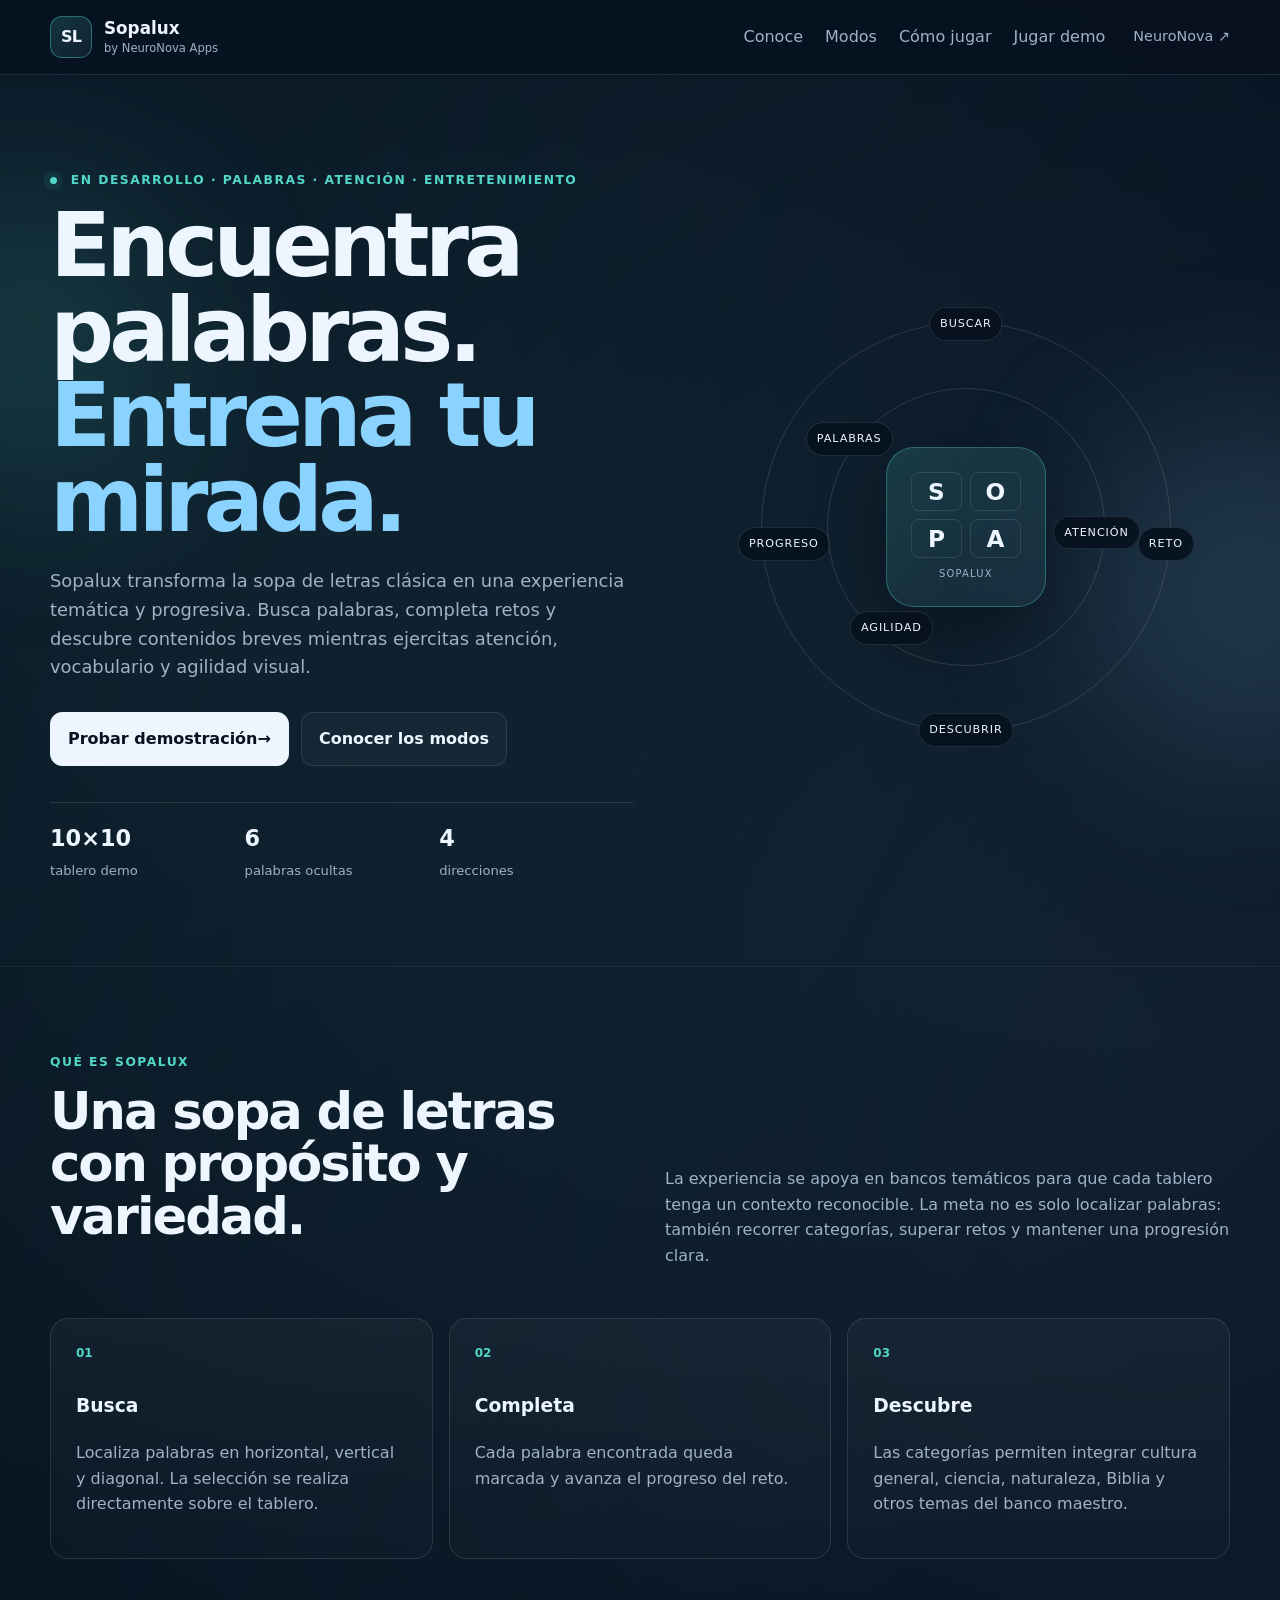
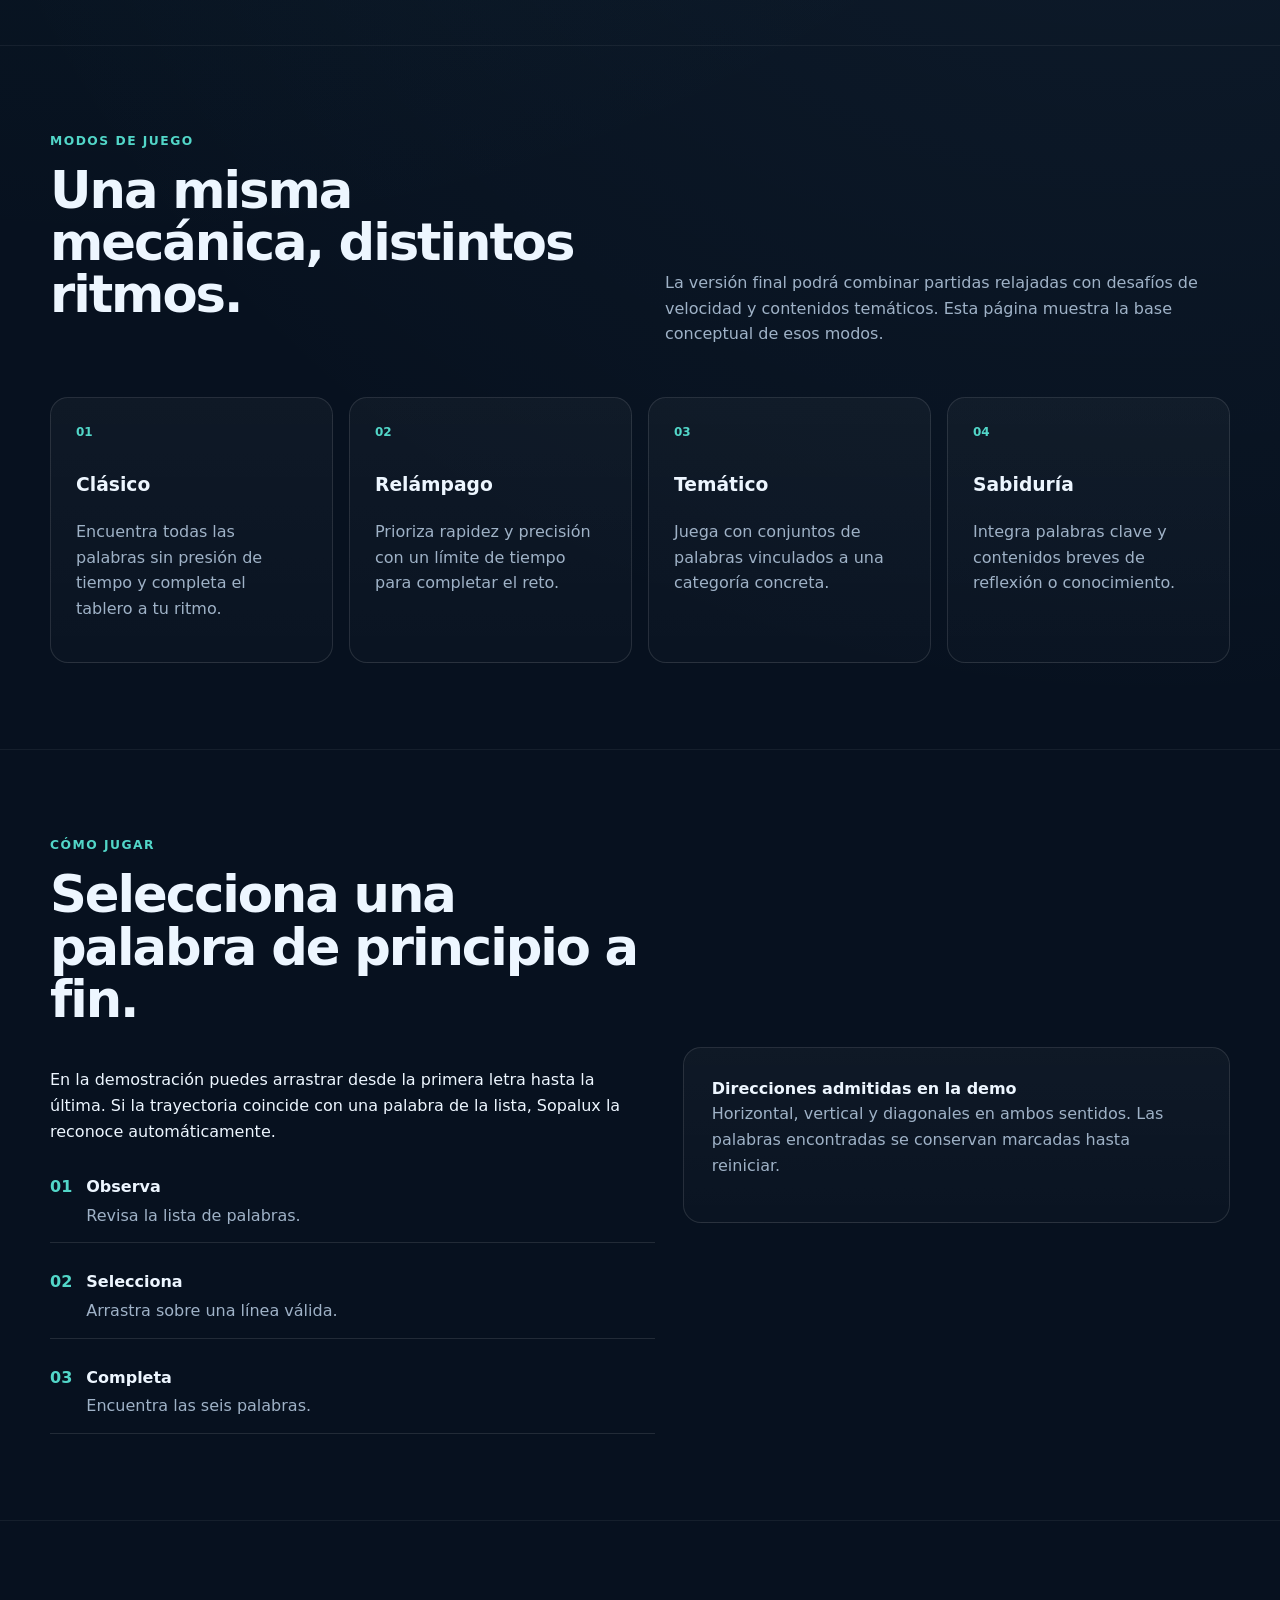
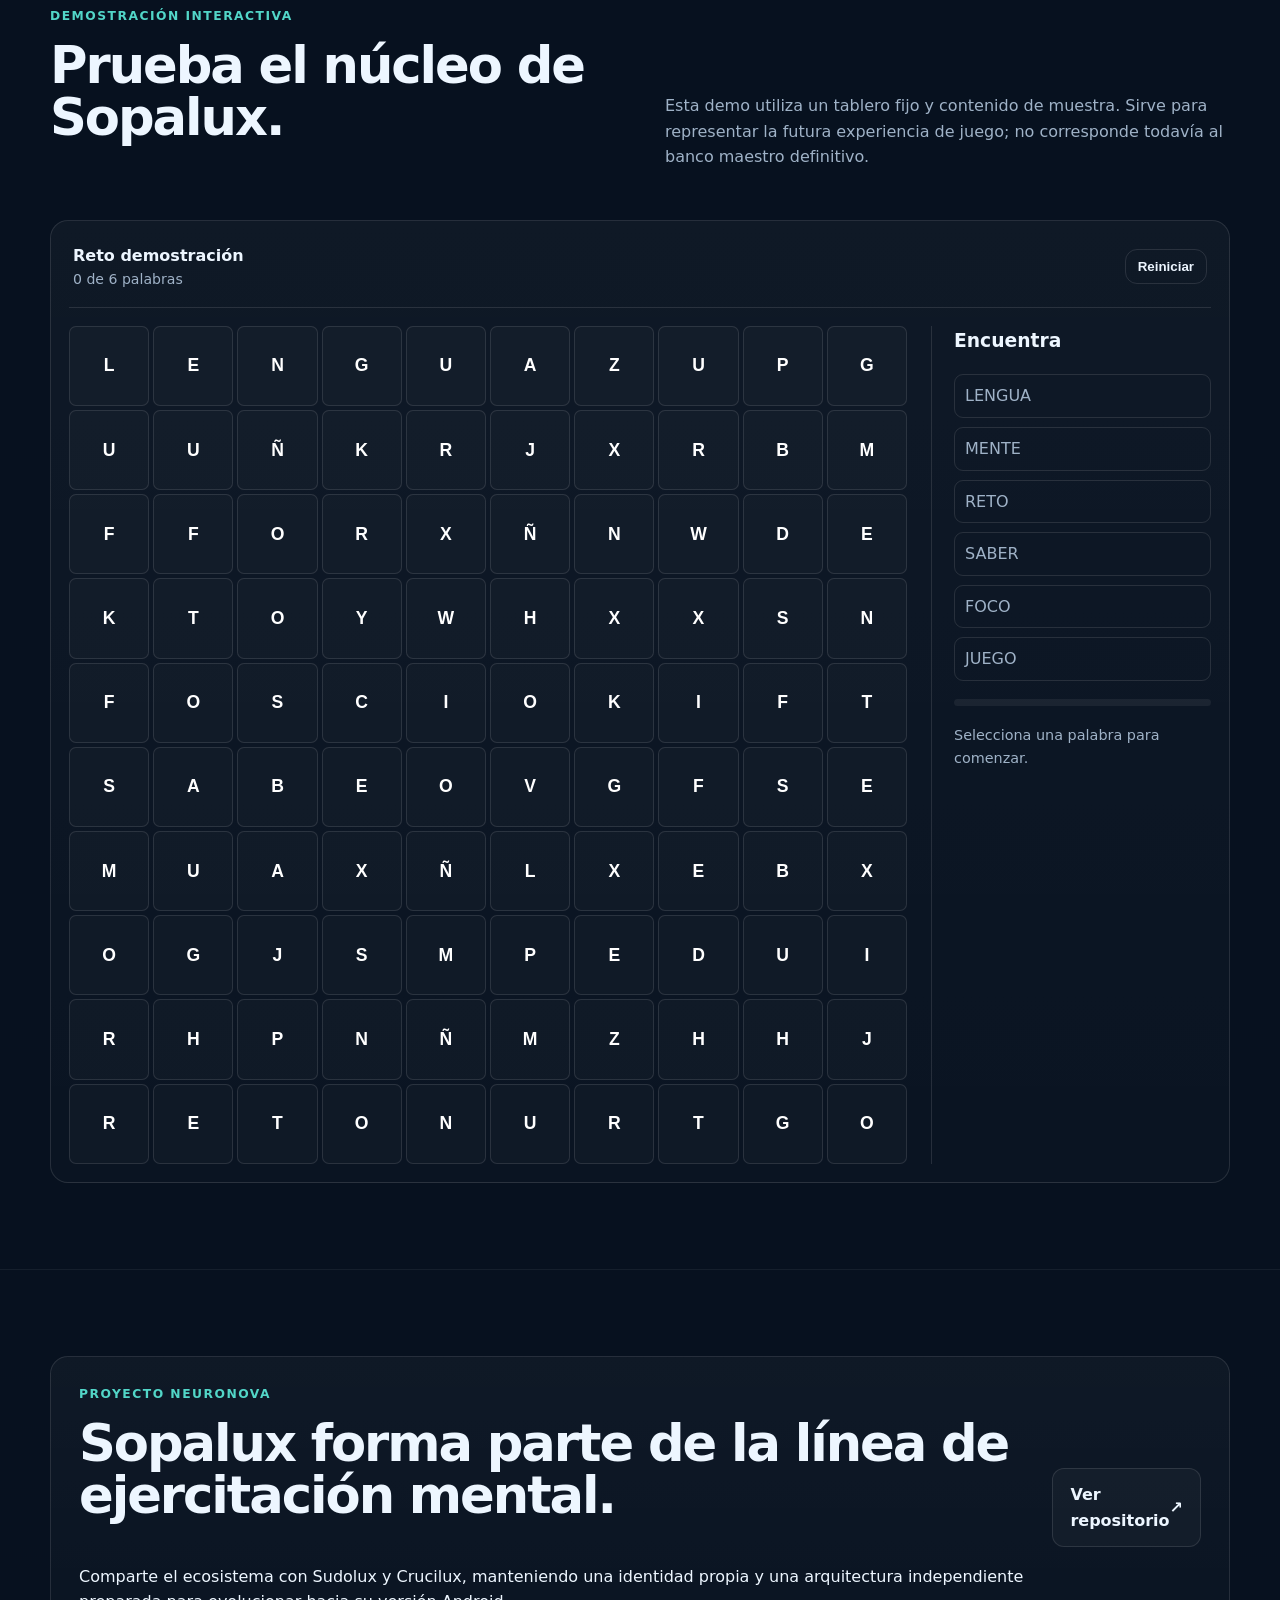
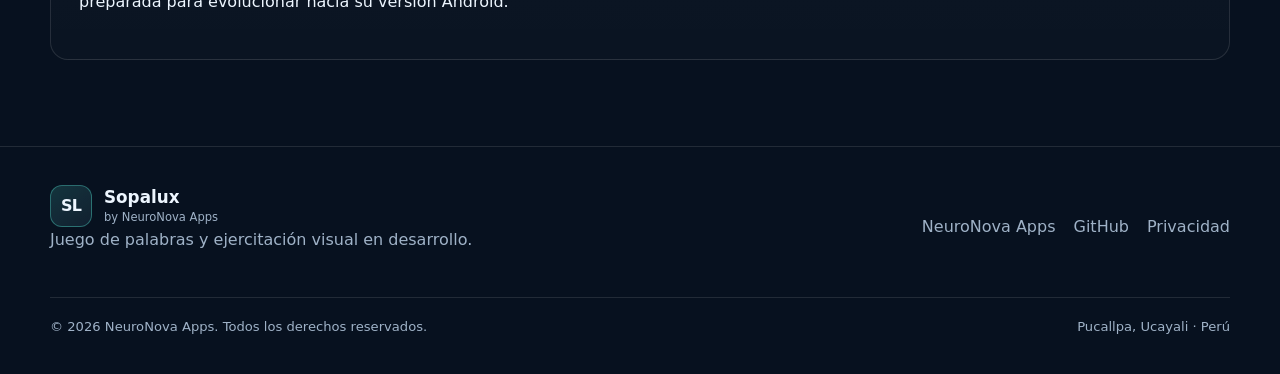
<file: index.html>
<!doctype html>
<html lang="es">
<head>
  <meta charset="utf-8">
  <meta name="viewport" content="width=device-width, initial-scale=1">
  <meta name="description" content="Sopalux es una experiencia de NeuroNova Apps de sopa de letras para ejercitar atención, vocabulario y agilidad visual mediante retos temáticos.">
  <meta name="robots" content="index, follow, max-snippet:-1, max-image-preview:large, max-video-preview:-1">
  <meta name="application-name" content="Sopalux">
  <meta name="theme-color" content="#07111f">
  <meta name="color-scheme" content="dark">
  <link rel="canonical" href="https://neuronova-apps.github.io/sopalux-letras-apps/">
  <meta property="og:type" content="website">
  <meta property="og:locale" content="es_PE">
  <meta property="og:site_name" content="Sopalux · NeuroNova Apps">
  <meta property="og:title" content="Sopalux | Palabras, atención y agilidad visual">
  <meta property="og:description" content="Explora Sopalux y prueba una sopa de letras interactiva de demostración.">
  <meta property="og:url" content="https://neuronova-apps.github.io/sopalux-letras-apps/">
  <title>Sopalux | Palabras, atención y agilidad visual</title>
  <link rel="icon" href="favicon.svg" type="image/svg+xml">
  <link rel="stylesheet" href="styles.css">
  <link rel="stylesheet" href="https://neuronova-apps.github.io/assets/accessibility/accessibility.css">
  <script src="https://neuronova-apps.github.io/assets/accessibility/accessibility.js" defer></script>
</head>
<body>
  <a class="skip-link" href="#contenido">Saltar al contenido principal</a>
  <div class="ambient ambient-one" aria-hidden="true"></div>
  <div class="ambient ambient-two" aria-hidden="true"></div>

  <header class="site-header">
    <div class="container header-inner">
      <a class="brand" href="#inicio" aria-label="Sopalux, ir al inicio">
        <span class="brand-symbol" aria-hidden="true">SL</span>
        <span class="brand-copy"><strong>Sopalux</strong><small>by NeuroNova Apps</small></span>
      </a>
      <button class="menu-button" type="button" aria-expanded="false" aria-controls="main-nav" aria-label="Abrir menú de navegación"><span></span><span></span><span></span></button>
      <nav id="main-nav" class="main-nav" aria-label="Navegación principal">
        <a href="#conoce">Conoce</a>
        <a href="#modos">Modos</a>
        <a href="#como-jugar">Cómo jugar</a>
        <a href="#demo">Jugar demo</a>
      </nav>
      <a class="matrix-link" href="https://neuronova-apps.github.io/">NeuroNova <span aria-hidden="true">↗</span></a>
    </div>
  </header>

  <main id="contenido">
    <section id="inicio" class="hero">
      <div class="container hero-grid">
        <div class="hero-copy reveal">
          <p class="eyebrow"><span class="pulse-dot" aria-hidden="true"></span> En desarrollo · Palabras · Atención · Entretenimiento</p>
          <h1>Encuentra palabras. <span>Entrena tu mirada.</span></h1>
          <p class="lead">Sopalux transforma la sopa de letras clásica en una experiencia temática y progresiva. Busca palabras, completa retos y descubre contenidos breves mientras ejercitas atención, vocabulario y agilidad visual.</p>
          <div class="hero-actions">
            <a class="button primary" href="#demo">Probar demostración <span aria-hidden="true">→</span></a>
            <a class="button ghost" href="#modos">Conocer los modos</a>
          </div>
          <div class="hero-metrics" aria-label="Características de Sopalux">
            <div><strong>10×10</strong><span>tablero demo</span></div>
            <div><strong>6</strong><span>palabras ocultas</span></div>
            <div><strong>4</strong><span>direcciones</span></div>
          </div>
        </div>

        <div class="hero-visual reveal" aria-hidden="true">
          <div class="orbit orbit-outer"><span class="node node-top">BUSCAR</span><span class="node node-right">RETO</span><span class="node node-bottom">DESCUBRIR</span><span class="node node-left">PROGRESO</span></div>
          <div class="orbit orbit-inner"><span class="chip chip-one">PALABRAS</span><span class="chip chip-two">ATENCIÓN</span><span class="chip chip-three">AGILIDAD</span></div>
          <div class="letter-core"><span>S</span><span>O</span><span>P</span><span>A</span><small>SOPALUX</small></div>
        </div>
      </div>
    </section>

    <section id="conoce" class="section">
      <div class="container">
        <div class="section-heading reveal"><div><p class="eyebrow">Qué es Sopalux</p><h2>Una sopa de letras con propósito y variedad.</h2></div><p>La experiencia se apoya en bancos temáticos para que cada tablero tenga un contexto reconocible. La meta no es solo localizar palabras: también recorrer categorías, superar retos y mantener una progresión clara.</p></div>
        <div class="concept-grid">
          <article class="concept-card reveal"><span class="index">01</span><h3>Busca</h3><p>Localiza palabras en horizontal, vertical y diagonal. La selección se realiza directamente sobre el tablero.</p></article>
          <article class="concept-card reveal"><span class="index">02</span><h3>Completa</h3><p>Cada palabra encontrada queda marcada y avanza el progreso del reto.</p></article>
          <article class="concept-card reveal"><span class="index">03</span><h3>Descubre</h3><p>Las categorías permiten integrar cultura general, ciencia, naturaleza, Biblia y otros temas del banco maestro.</p></article>
        </div>
      </div>
    </section>

    <section id="modos" class="section modes-section">
      <div class="container">
        <div class="section-heading reveal"><div><p class="eyebrow">Modos de juego</p><h2>Una misma mecánica, distintos ritmos.</h2></div><p>La versión final podrá combinar partidas relajadas con desafíos de velocidad y contenidos temáticos. Esta página muestra la base conceptual de esos modos.</p></div>
        <div class="mode-grid">
          <article class="mode-card reveal"><span>01</span><h3>Clásico</h3><p>Encuentra todas las palabras sin presión de tiempo y completa el tablero a tu ritmo.</p></article>
          <article class="mode-card reveal"><span>02</span><h3>Relámpago</h3><p>Prioriza rapidez y precisión con un límite de tiempo para completar el reto.</p></article>
          <article class="mode-card reveal"><span>03</span><h3>Temático</h3><p>Juega con conjuntos de palabras vinculados a una categoría concreta.</p></article>
          <article class="mode-card reveal"><span>04</span><h3>Sabiduría</h3><p>Integra palabras clave y contenidos breves de reflexión o conocimiento.</p></article>
        </div>
      </div>
    </section>

    <section id="como-jugar" class="section">
      <div class="container rules-grid">
        <div class="rules-copy reveal"><p class="eyebrow">Cómo jugar</p><h2>Selecciona una palabra de principio a fin.</h2><p>En la demostración puedes arrastrar desde la primera letra hasta la última. Si la trayectoria coincide con una palabra de la lista, Sopalux la reconoce automáticamente.</p><div class="rule-flow"><article><span>01</span><div><strong>Observa</strong><p>Revisa la lista de palabras.</p></div></article><article><span>02</span><div><strong>Selecciona</strong><p>Arrastra sobre una línea válida.</p></div></article><article><span>03</span><div><strong>Completa</strong><p>Encuentra las seis palabras.</p></div></article></div></div>
        <div class="rule-note reveal"><strong>Direcciones admitidas en la demo</strong><p>Horizontal, vertical y diagonales en ambos sentidos. Las palabras encontradas se conservan marcadas hasta reiniciar.</p></div>
      </div>
    </section>

    <section id="demo" class="section demo-section">
      <div class="container">
        <div class="section-heading reveal"><div><p class="eyebrow">Demostración interactiva</p><h2>Prueba el núcleo de Sopalux.</h2></div><p>Esta demo utiliza un tablero fijo y contenido de muestra. Sirve para representar la futura experiencia de juego; no corresponde todavía al banco maestro definitivo.</p></div>
        <div class="game-shell reveal">
          <div class="game-header"><div><strong>Reto demostración</strong><span id="progressText">0 de 6 palabras</span></div><button id="resetGame" class="small-button" type="button">Reiniciar</button></div>
          <div class="game-layout">
            <div id="wordGrid" class="word-grid" role="grid" aria-label="Sopa de letras de demostración"></div>
            <aside class="word-panel" aria-label="Palabras por encontrar"><h3>Encuentra</h3><ul id="wordList"></ul><div class="progress-track" aria-hidden="true"><span id="progressBar"></span></div><p id="gameMessage" class="game-message" aria-live="polite">Selecciona una palabra para comenzar.</p></aside>
          </div>
        </div>
      </div>
    </section>

    <section class="section project-section">
      <div class="container project-grid reveal"><div><p class="eyebrow">Proyecto NeuroNova</p><h2>Sopalux forma parte de la línea de ejercitación mental.</h2><p>Comparte el ecosistema con Sudolux y Crucilux, manteniendo una identidad propia y una arquitectura independiente preparada para evolucionar hacia su versión Android.</p></div><a class="button ghost" href="https://github.com/neuronova-apps/sopalux-letras-apps">Ver repositorio <span aria-hidden="true">↗</span></a></div>
    </section>
  </main>

  <footer class="site-footer"><div class="container footer-grid"><div><a class="brand" href="#inicio"><span class="brand-symbol" aria-hidden="true">SL</span><span class="brand-copy"><strong>Sopalux</strong><small>by NeuroNova Apps</small></span></a><p>Juego de palabras y ejercitación visual en desarrollo.</p></div><div class="footer-links"><a href="https://neuronova-apps.github.io/">NeuroNova Apps</a><a href="https://github.com/neuronova-apps/sopalux-letras-apps">GitHub</a><a href="privacy/">Privacidad</a></div></div><div class="container footer-bottom"><p>© <span id="year"></span> NeuroNova Apps. Todos los derechos reservados.</p><p>Pucallpa, Ucayali · Perú</p></div></footer>

  <script src="script.js"></script>
</body>
</html>
</file>
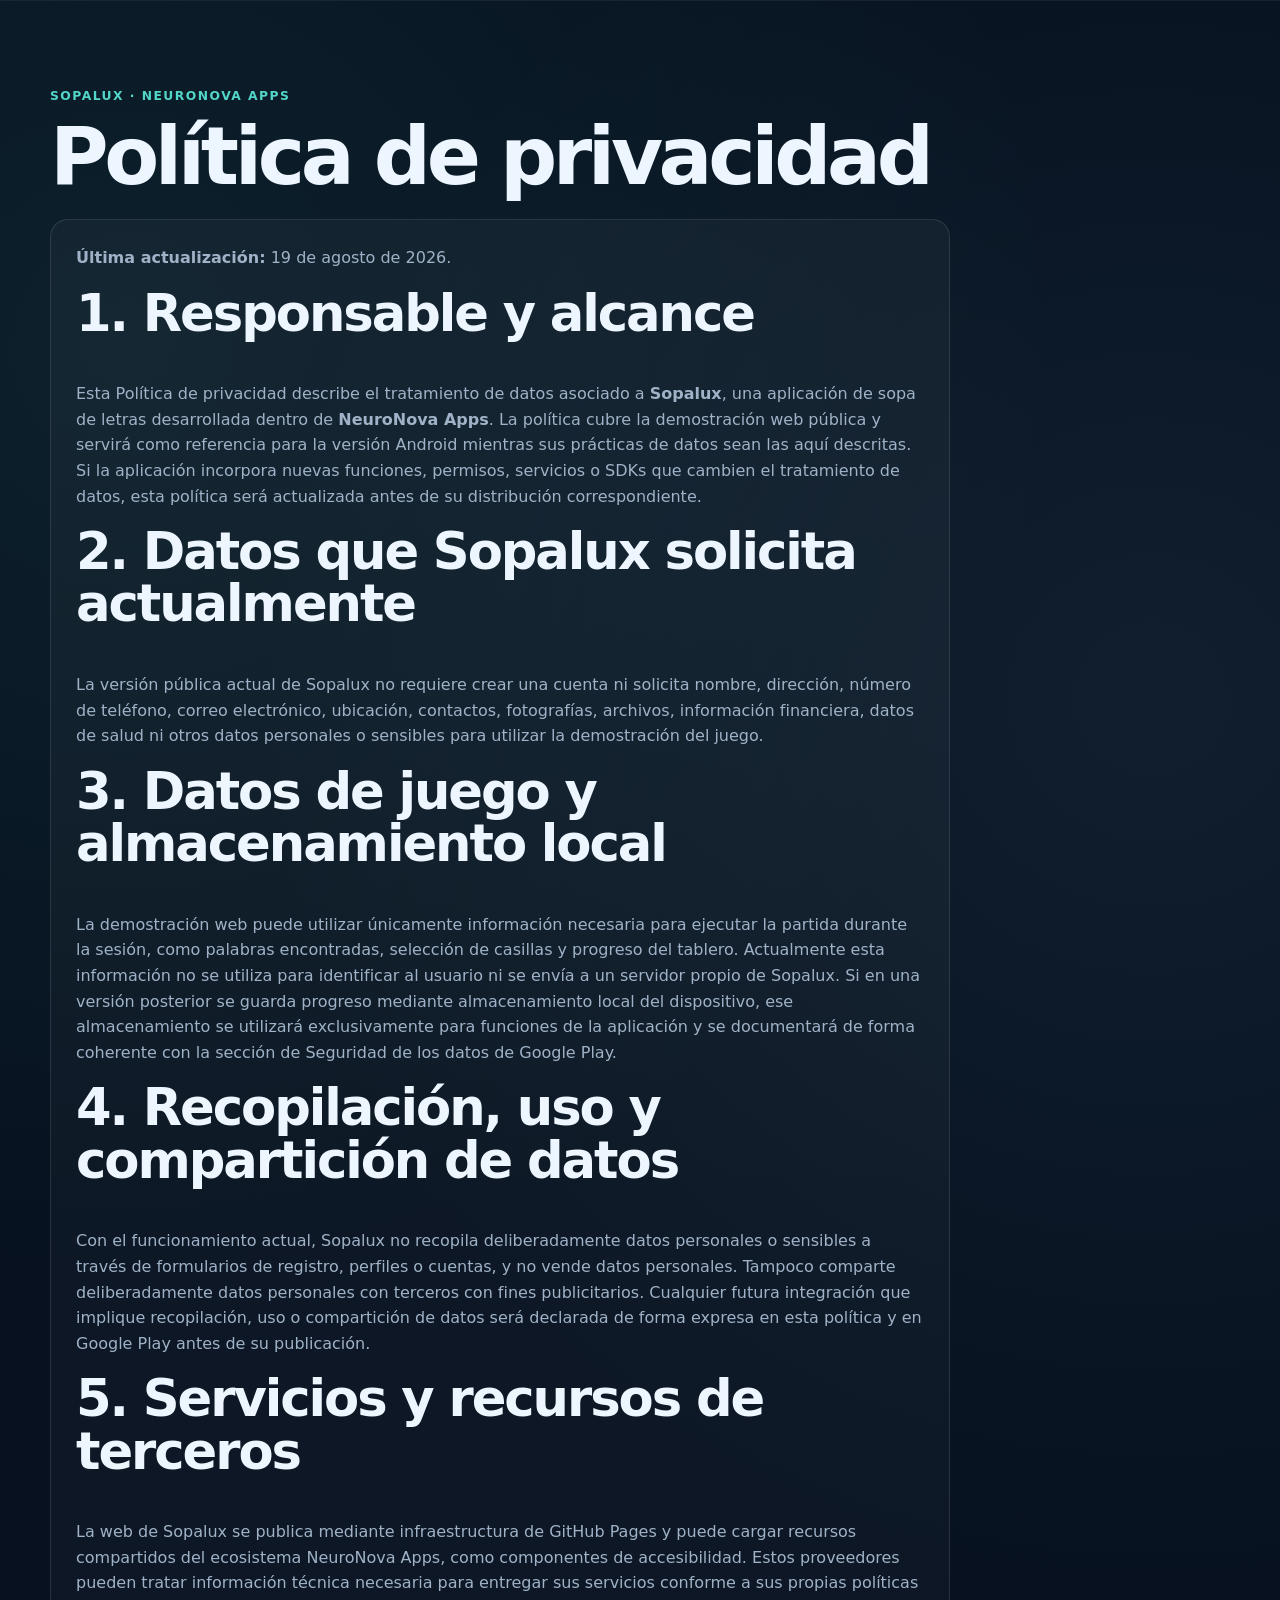
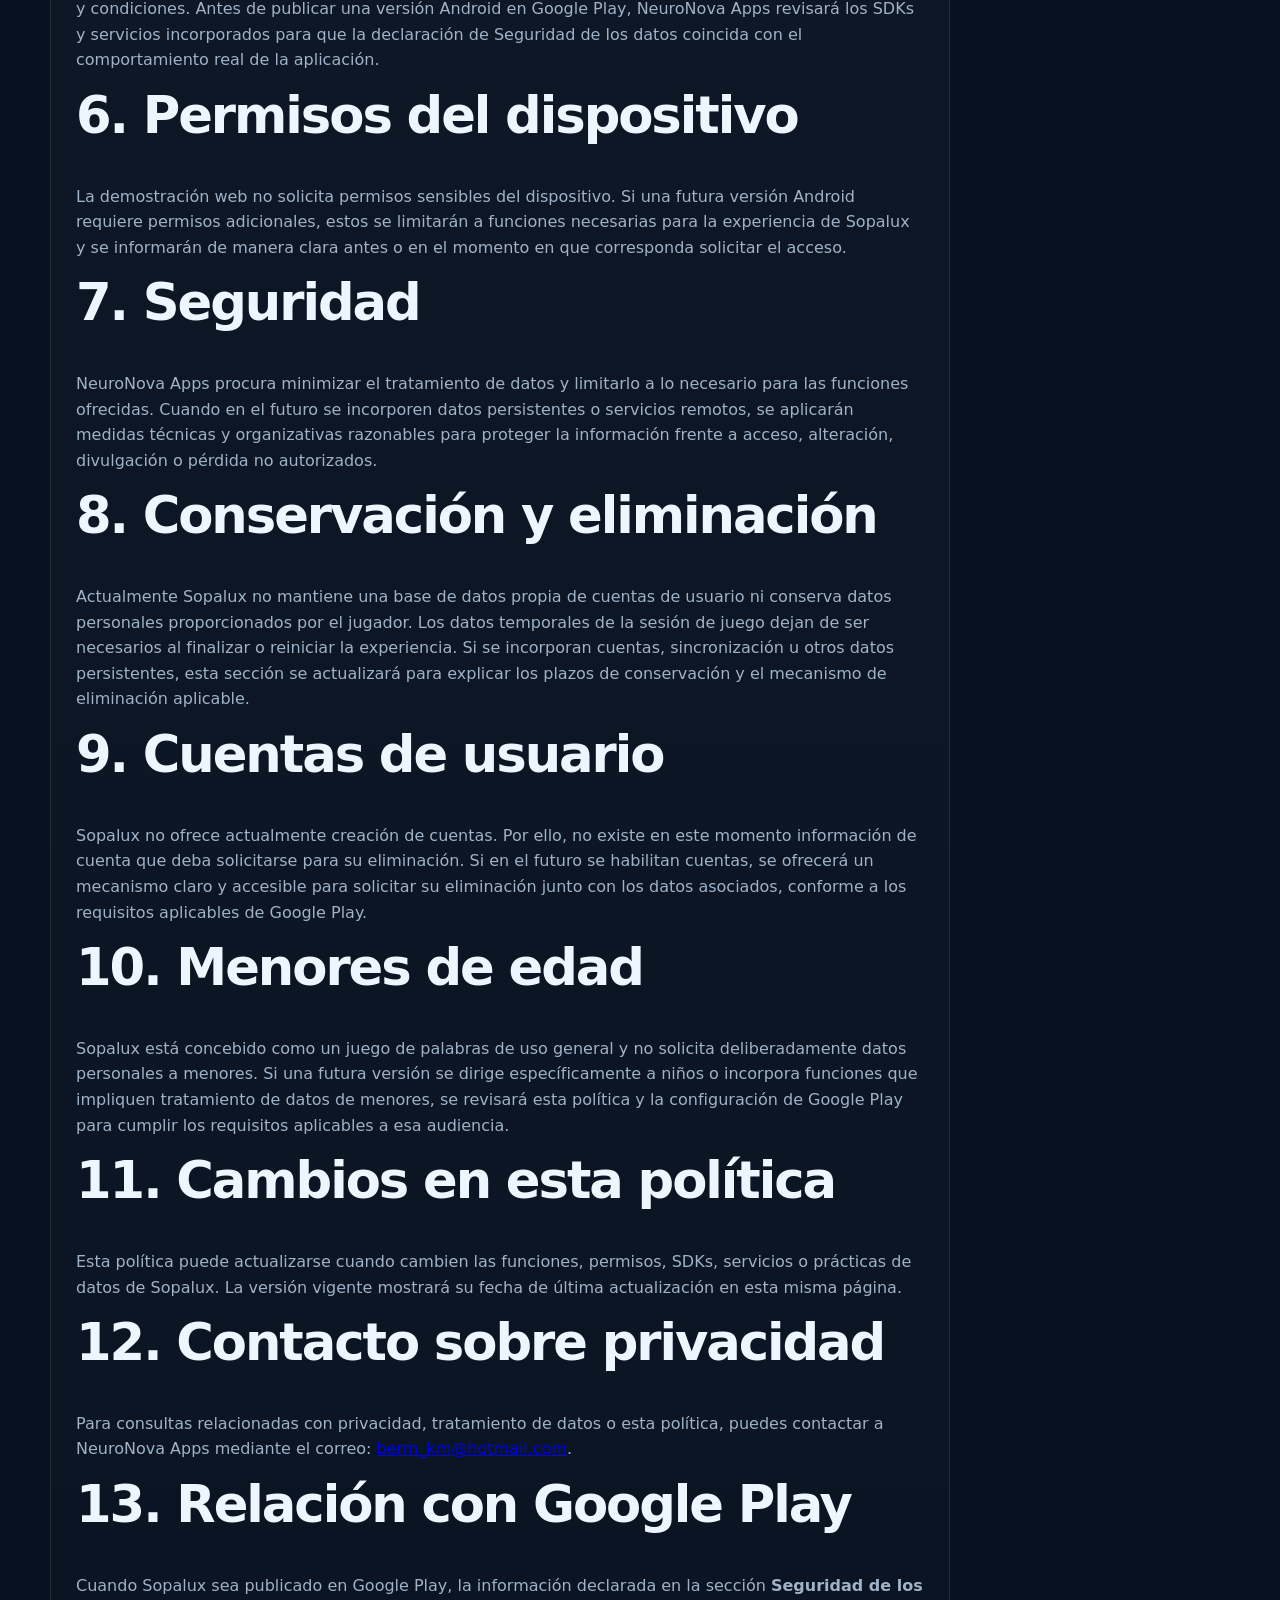
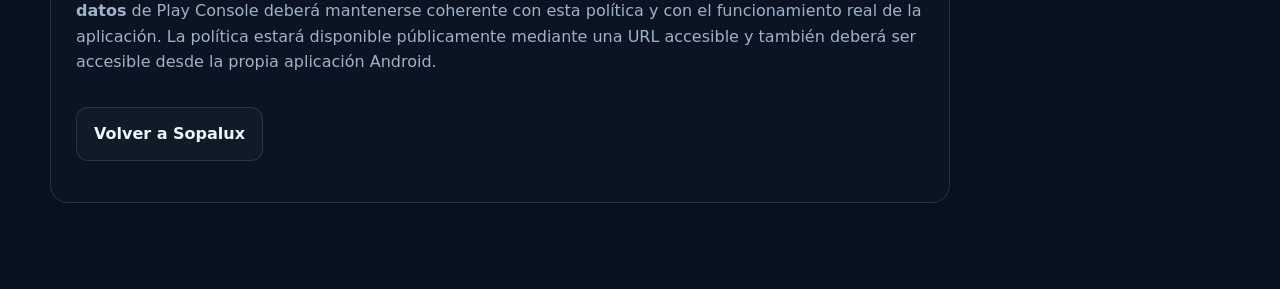
<file: privacy/index.html>
<!doctype html>
<html lang="es">
<head>
  <meta charset="utf-8">
  <meta name="viewport" content="width=device-width, initial-scale=1">
  <meta name="robots" content="index, follow">
  <meta name="description" content="Política de privacidad de Sopalux, aplicación de sopa de letras de NeuroNova Apps.">
  <title>Política de privacidad | Sopalux</title>
  <link rel="icon" href="../favicon.svg" type="image/svg+xml">
  <link rel="stylesheet" href="../styles.css">
  <link rel="stylesheet" href="https://neuronova-apps.github.io/assets/accessibility/accessibility.css">
  <script src="https://neuronova-apps.github.io/assets/accessibility/accessibility.js" defer></script>
</head>
<body>
  <a class="skip-link" href="#contenido">Saltar al contenido principal</a>
  <main id="contenido" class="section">
    <div class="container">
      <p class="eyebrow">Sopalux · NeuroNova Apps</p>
      <h1 style="font-size:clamp(2.6rem,7vw,5rem)">Política de privacidad</h1>
      <div class="concept-card" style="max-width:900px">
        <p><strong>Última actualización:</strong> 19 de agosto de 2026.</p>

        <h2>1. Responsable y alcance</h2>
        <p>Esta Política de privacidad describe el tratamiento de datos asociado a <strong>Sopalux</strong>, una aplicación de sopa de letras desarrollada dentro de <strong>NeuroNova Apps</strong>. La política cubre la demostración web pública y servirá como referencia para la versión Android mientras sus prácticas de datos sean las aquí descritas. Si la aplicación incorpora nuevas funciones, permisos, servicios o SDKs que cambien el tratamiento de datos, esta política será actualizada antes de su distribución correspondiente.</p>

        <h2>2. Datos que Sopalux solicita actualmente</h2>
        <p>La versión pública actual de Sopalux no requiere crear una cuenta ni solicita nombre, dirección, número de teléfono, correo electrónico, ubicación, contactos, fotografías, archivos, información financiera, datos de salud ni otros datos personales o sensibles para utilizar la demostración del juego.</p>

        <h2>3. Datos de juego y almacenamiento local</h2>
        <p>La demostración web puede utilizar únicamente información necesaria para ejecutar la partida durante la sesión, como palabras encontradas, selección de casillas y progreso del tablero. Actualmente esta información no se utiliza para identificar al usuario ni se envía a un servidor propio de Sopalux. Si en una versión posterior se guarda progreso mediante almacenamiento local del dispositivo, ese almacenamiento se utilizará exclusivamente para funciones de la aplicación y se documentará de forma coherente con la sección de Seguridad de los datos de Google Play.</p>

        <h2>4. Recopilación, uso y compartición de datos</h2>
        <p>Con el funcionamiento actual, Sopalux no recopila deliberadamente datos personales o sensibles a través de formularios de registro, perfiles o cuentas, y no vende datos personales. Tampoco comparte deliberadamente datos personales con terceros con fines publicitarios. Cualquier futura integración que implique recopilación, uso o compartición de datos será declarada de forma expresa en esta política y en Google Play antes de su publicación.</p>

        <h2>5. Servicios y recursos de terceros</h2>
        <p>La web de Sopalux se publica mediante infraestructura de GitHub Pages y puede cargar recursos compartidos del ecosistema NeuroNova Apps, como componentes de accesibilidad. Estos proveedores pueden tratar información técnica necesaria para entregar sus servicios conforme a sus propias políticas y condiciones. Antes de publicar una versión Android en Google Play, NeuroNova Apps revisará los SDKs y servicios incorporados para que la declaración de Seguridad de los datos coincida con el comportamiento real de la aplicación.</p>

        <h2>6. Permisos del dispositivo</h2>
        <p>La demostración web no solicita permisos sensibles del dispositivo. Si una futura versión Android requiere permisos adicionales, estos se limitarán a funciones necesarias para la experiencia de Sopalux y se informarán de manera clara antes o en el momento en que corresponda solicitar el acceso.</p>

        <h2>7. Seguridad</h2>
        <p>NeuroNova Apps procura minimizar el tratamiento de datos y limitarlo a lo necesario para las funciones ofrecidas. Cuando en el futuro se incorporen datos persistentes o servicios remotos, se aplicarán medidas técnicas y organizativas razonables para proteger la información frente a acceso, alteración, divulgación o pérdida no autorizados.</p>

        <h2>8. Conservación y eliminación</h2>
        <p>Actualmente Sopalux no mantiene una base de datos propia de cuentas de usuario ni conserva datos personales proporcionados por el jugador. Los datos temporales de la sesión de juego dejan de ser necesarios al finalizar o reiniciar la experiencia. Si se incorporan cuentas, sincronización u otros datos persistentes, esta sección se actualizará para explicar los plazos de conservación y el mecanismo de eliminación aplicable.</p>

        <h2>9. Cuentas de usuario</h2>
        <p>Sopalux no ofrece actualmente creación de cuentas. Por ello, no existe en este momento información de cuenta que deba solicitarse para su eliminación. Si en el futuro se habilitan cuentas, se ofrecerá un mecanismo claro y accesible para solicitar su eliminación junto con los datos asociados, conforme a los requisitos aplicables de Google Play.</p>

        <h2>10. Menores de edad</h2>
        <p>Sopalux está concebido como un juego de palabras de uso general y no solicita deliberadamente datos personales a menores. Si una futura versión se dirige específicamente a niños o incorpora funciones que impliquen tratamiento de datos de menores, se revisará esta política y la configuración de Google Play para cumplir los requisitos aplicables a esa audiencia.</p>

        <h2>11. Cambios en esta política</h2>
        <p>Esta política puede actualizarse cuando cambien las funciones, permisos, SDKs, servicios o prácticas de datos de Sopalux. La versión vigente mostrará su fecha de última actualización en esta misma página.</p>

        <h2>12. Contacto sobre privacidad</h2>
        <p>Para consultas relacionadas con privacidad, tratamiento de datos o esta política, puedes contactar a NeuroNova Apps mediante el correo: <a href="mailto:berm_km@hotmail.com">berm_km@hotmail.com</a>.</p>

        <h2>13. Relación con Google Play</h2>
        <p>Cuando Sopalux sea publicado en Google Play, la información declarada en la sección <strong>Seguridad de los datos</strong> de Play Console deberá mantenerse coherente con esta política y con el funcionamiento real de la aplicación. La política estará disponible públicamente mediante una URL accesible y también deberá ser accesible desde la propia aplicación Android.</p>

        <p style="margin-top:2rem"><a class="button ghost" href="../">Volver a Sopalux</a></p>
      </div>
    </div>
  </main>
</body>
</html>
</file>
<file: styles.css>
:root{--bg:#07111f;--surface:#0d1b2a;--surface2:#12263a;--text:#edf6ff;--muted:#9fb2c7;--line:rgba(255,255,255,.11);--accent:#52d6c8;--accent2:#8bd3ff;--max:1180px}*{box-sizing:border-box}html{scroll-behavior:smooth}body{margin:0;background:radial-gradient(circle at 10% 10%,rgba(82,214,200,.08),transparent 28%),radial-gradient(circle at 90% 20%,rgba(139,211,255,.07),transparent 30%),var(--bg);color:var(--text);font-family:Inter,ui-sans-serif,system-ui,-apple-system,BlinkMacSystemFont,"Segoe UI",sans-serif;line-height:1.6}.container{width:min(calc(100% - 36px),var(--max));margin:auto}.skip-link{position:absolute;left:-9999px}.skip-link:focus{left:16px;top:16px;z-index:99;background:#fff;color:#000;padding:10px 14px;border-radius:8px}.ambient{position:fixed;border-radius:50%;filter:blur(90px);pointer-events:none;opacity:.15;z-index:-1}.ambient-one{width:320px;height:320px;background:var(--accent);left:-140px;top:20%}.ambient-two{width:360px;height:360px;background:var(--accent2);right:-160px;top:45%}.site-header{position:sticky;top:0;z-index:20;backdrop-filter:blur(18px);background:rgba(7,17,31,.78);border-bottom:1px solid var(--line)}.header-inner{min-height:74px;display:flex;align-items:center;gap:28px}.brand{display:inline-flex;align-items:center;gap:12px;color:var(--text);text-decoration:none}.brand-symbol{width:42px;height:42px;display:grid;place-items:center;border:1px solid rgba(82,214,200,.4);border-radius:12px;background:linear-gradient(145deg,rgba(82,214,200,.18),rgba(139,211,255,.08));font-weight:800;letter-spacing:-.05em}.brand-copy{display:flex;flex-direction:column;line-height:1.05}.brand-copy strong{font-size:1.05rem}.brand-copy small{color:var(--muted);font-size:.72rem;margin-top:4px}.main-nav{margin-left:auto;display:flex;gap:22px}.main-nav a,.matrix-link,.footer-links a{color:var(--muted);text-decoration:none}.main-nav a:hover,.matrix-link:hover,.footer-links a:hover{color:var(--text)}.matrix-link{font-size:.9rem}.menu-button{display:none;background:none;border:0;padding:8px}.menu-button span{display:block;width:24px;height:2px;background:var(--text);margin:5px}.hero{padding:96px 0 84px}.hero-grid{display:grid;grid-template-columns:1.05fr .95fr;gap:68px;align-items:center}.eyebrow{text-transform:uppercase;letter-spacing:.12em;font-size:.77rem;color:var(--accent);font-weight:750}.pulse-dot{display:inline-block;width:7px;height:7px;border-radius:50%;background:var(--accent);margin-right:8px;box-shadow:0 0 0 6px rgba(82,214,200,.08)}h1,h2,h3,h4,p{margin-top:0}h1{font-size:clamp(2.8rem,7vw,5.9rem);line-height:.95;letter-spacing:-.055em;margin-bottom:24px}h1 span{color:var(--accent2)}h2{font-size:clamp(2rem,4vw,3.35rem);line-height:1.02;letter-spacing:-.04em}.lead{font-size:1.12rem;color:var(--muted);max-width:720px}.hero-actions{display:flex;gap:12px;flex-wrap:wrap;margin:30px 0}.button,.small-button{display:inline-flex;align-items:center;justify-content:center;border:1px solid var(--line);border-radius:12px;text-decoration:none;font-weight:700;cursor:pointer}.button{padding:13px 17px}.button.primary{background:var(--text);color:var(--bg);border-color:var(--text)}.button.ghost{color:var(--text);background:rgba(255,255,255,.03)}.small-button{padding:9px 12px;background:transparent;color:var(--text)}.hero-metrics{display:grid;grid-template-columns:repeat(3,1fr);border-top:1px solid var(--line);margin-top:36px}.hero-metrics div{padding:18px 10px 0 0}.hero-metrics strong{display:block;font-size:1.4rem}.hero-metrics span{color:var(--muted);font-size:.82rem}.hero-visual{position:relative;min-height:470px;display:grid;place-items:center}.orbit{position:absolute;border:1px solid rgba(255,255,255,.13);border-radius:50%}.orbit-outer{width:410px;height:410px}.orbit-inner{width:278px;height:278px}.node,.chip{position:absolute;padding:7px 10px;border:1px solid var(--line);background:rgba(7,17,31,.9);border-radius:999px;font-size:.7rem;letter-spacing:.08em}.node-top{top:-16px;left:50%;transform:translateX(-50%)}.node-right{right:-24px;top:50%}.node-bottom{bottom:-16px;left:50%;transform:translateX(-50%)}.node-left{left:-24px;top:50%}.chip-one{top:12%;left:-8%}.chip-two{right:-13%;top:46%}.chip-three{bottom:7%;left:8%}.letter-core{width:160px;height:160px;border-radius:28px;border:1px solid rgba(82,214,200,.35);background:linear-gradient(145deg,rgba(82,214,200,.16),rgba(139,211,255,.06));display:grid;grid-template-columns:repeat(2,1fr);padding:24px;gap:8px;box-shadow:0 24px 70px rgba(0,0,0,.35)}.letter-core span{display:grid;place-items:center;border:1px solid var(--line);border-radius:8px;font-weight:850;font-size:1.45rem}.letter-core small{grid-column:1/-1;text-align:center;color:var(--muted);letter-spacing:.12em;font-size:.62rem}.section{padding:86px 0;border-top:1px solid rgba(255,255,255,.06)}.section-heading{display:grid;grid-template-columns:1fr 1fr;gap:50px;align-items:end;margin-bottom:34px}.section-heading>p{color:var(--muted)}.concept-grid,.mode-grid{display:grid;grid-template-columns:repeat(3,1fr);gap:16px}.mode-grid{grid-template-columns:repeat(4,1fr)}.concept-card,.mode-card,.rule-note,.game-shell,.project-grid{background:linear-gradient(180deg,rgba(255,255,255,.035),rgba(255,255,255,.015));border:1px solid var(--line);border-radius:18px}.concept-card,.mode-card{padding:25px}.index,.mode-card>span{display:block;color:var(--accent);font-size:.75rem;font-weight:800;margin-bottom:28px}.concept-card p,.mode-card p,.rule-note p{color:var(--muted)}.rules-grid{display:grid;grid-template-columns:1.05fr .95fr;gap:28px}.rule-flow{display:grid;gap:12px}.rule-flow article{display:flex;gap:14px;padding:14px 0;border-bottom:1px solid var(--line)}.rule-flow article>span{color:var(--accent);font-weight:800}.rule-flow p{color:var(--muted);margin:3px 0 0}.rule-note{padding:28px;align-self:center}.game-shell{padding:18px}.game-header{display:flex;align-items:center;justify-content:space-between;border-bottom:1px solid var(--line);padding:4px 4px 16px;margin-bottom:18px}.game-header div{display:flex;flex-direction:column}.game-header span{color:var(--muted);font-size:.88rem}.game-layout{display:grid;grid-template-columns:minmax(0,1fr) 280px;gap:24px}.word-grid{display:grid;grid-template-columns:repeat(10,1fr);aspect-ratio:1;gap:4px;user-select:none;touch-action:none}.letter-cell{display:grid;place-items:center;border:1px solid var(--line);border-radius:7px;background:rgba(255,255,255,.025);font-weight:800;font-size:clamp(.72rem,2.2vw,1.1rem);cursor:pointer;transition:.14s}.letter-cell.selecting{background:rgba(139,211,255,.15);border-color:rgba(139,211,255,.45)}.letter-cell.found{background:rgba(82,214,200,.22);border-color:rgba(82,214,200,.55)}.word-panel{border-left:1px solid var(--line);padding-left:22px}.word-panel ul{list-style:none;padding:0;margin:0;display:grid;gap:9px}.word-panel li{padding:8px 10px;border:1px solid var(--line);border-radius:9px;color:var(--muted)}.word-panel li.found{text-decoration:line-through;color:var(--accent)}.progress-track{height:7px;background:rgba(255,255,255,.06);border-radius:99px;margin:18px 0;overflow:hidden}.progress-track span{display:block;height:100%;width:0;background:linear-gradient(90deg,var(--accent),var(--accent2));transition:.2s}.game-message{font-size:.9rem;color:var(--muted)}.project-grid{padding:28px;display:flex;justify-content:space-between;gap:26px;align-items:center}.site-footer{border-top:1px solid var(--line);padding:38px 0 24px}.footer-grid{display:flex;justify-content:space-between;gap:30px}.footer-grid p,.footer-bottom{color:var(--muted)}.footer-links{display:flex;gap:18px;align-items:center}.footer-bottom{border-top:1px solid var(--line);margin-top:28px;padding-top:18px;display:flex;justify-content:space-between;font-size:.82rem}.reveal{opacity:1;transform:none}@media(max-width:900px){.main-nav,.matrix-link{display:none}.menu-button{display:block;margin-left:auto}.main-nav.open{display:flex;position:absolute;top:74px;left:18px;right:18px;flex-direction:column;padding:16px;background:#0b1725;border:1px solid var(--line);border-radius:14px}.hero-grid,.section-heading,.rules-grid,.game-layout{grid-template-columns:1fr}.hero-visual{min-height:380px}.orbit-outer{width:330px;height:330px}.orbit-inner{width:230px;height:230px}.concept-grid,.mode-grid{grid-template-columns:1fr 1fr}.word-panel{border-left:0;border-top:1px solid var(--line);padding:18px 0 0}.project-grid{align-items:flex-start;flex-direction:column}}@media(max-width:580px){.hero{padding-top:66px}.hero-metrics{grid-template-columns:1fr}.concept-grid,.mode-grid{grid-template-columns:1fr}.hero-visual{min-height:320px}.orbit-outer{width:270px;height:270px}.orbit-inner{width:190px;height:190px}.letter-core{width:132px;height:132px;padding:17px}.node,.chip{font-size:.56rem}.game-shell{padding:12px}.word-grid{gap:2px}.letter-cell{border-radius:4px}.footer-grid,.footer-bottom{flex-direction:column}.footer-links{align-items:flex-start;flex-direction:column}}@media(prefers-reduced-motion:reduce){html{scroll-behavior:auto}*{transition:none!important;animation:none!important}}
</file>
